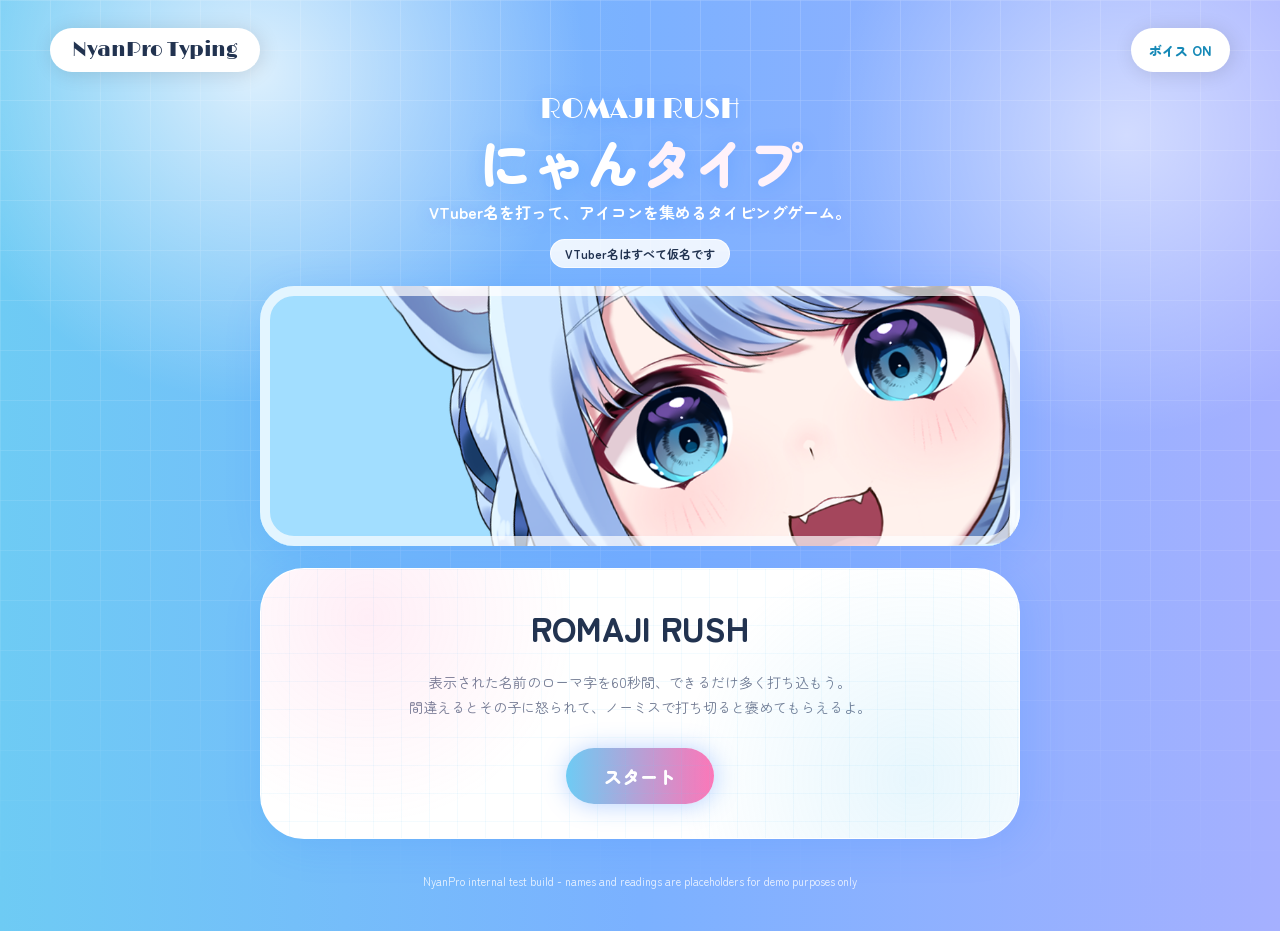
<file: index.html>
<!DOCTYPE html>
<html lang="ja">
<head>
<meta charset="UTF-8">
<meta name="viewport" content="width=device-width, initial-scale=1.0">
<title>にゃんタイプ(仮) - VTuberタイピングゲーム テスト版</title>
<link rel="preconnect" href="https://fonts.googleapis.com">
<link rel="preconnect" href="https://fonts.gstatic.com" crossorigin>
<link href="https://fonts.googleapis.com/css2?family=Limelight&family=LINE+Seed+JP:wght@800&family=Zen+Maru+Gothic:wght@400;500;700;900&display=swap" rel="stylesheet">
<link rel="stylesheet" href="css/style.css?v=20260726-3">
</head>
<body>
<div class="background" aria-hidden="true">
  <div class="background-texture"></div>
</div>
<div class="wrap">
  <header class="site-header">
    <div class="site-brand">NyanPro Typing</div>
    <button class="voice-toggle on" id="voice-toggle-btn">ボイス ON</button>
  </header>

  <main class="hero-grid">
    <section class="play-column">
      <div class="hero-copy">
        <p class="eyebrow">ROMAJI RUSH</p>
        <h1>にゃん<span>タイプ</span></h1>
        <p>VTuber名を打って、アイコンを集めるタイピングゲーム。</p>
        <div class="badge-note">VTuber名はすべて仮名です</div>
      </div>

      <section class="main-visual" aria-label="にゃんタイプ メインビジュアル">
        <img src="img/main-icon.png?v=20260726-3" alt="にゃんタイプ メインビジュアル">
      </section>

      <div id="game-area"></div>
    </section>
  </main>

  <footer>NyanPro internal test build - names and readings are placeholders for demo purposes only</footer>
</div>

<script src="contents/game-content.js?v=20260726-3"></script>
<script src="js/app.js?v=20260726-3"></script>
</body>
</html>
</file>
<file: css/style.css>
:root{
  --color-text:#4c4c4c;
  --color-text-dark:#223350;
  --color-white:#ffffff;
  --color-soft:#f7fcff;
  --color-line:#d7ecfb;
  --color-blue:#6ecbf4;
  --color-blue-2:#7bb1ff;
  --color-lavender:#a5b0ff;
  --color-pink:#ff75b7;
  --color-pink-2:#ff9ed0;
  --color-yellow:#ffd166;
  --color-danger:#ff6b88;
  --gradient:linear-gradient(90deg,var(--color-blue) 0%,var(--color-blue-2) 50%,var(--color-lavender) 100%);
  --gradient-pink:linear-gradient(90deg,var(--color-blue) 0%,var(--color-pink) 100%);
  --shadow:5px 5px 40px rgba(45,126,255,.18);
  --font-en:"Limelight",cursive;
  --font-ja:"Zen Maru Gothic","Hiragino Kaku Gothic ProN","Yu Gothic",sans-serif;
}

*{box-sizing:border-box;}
html,body{
  margin:0;
  padding:0;
  color:var(--color-text);
  font-family:var(--font-ja);
  min-height:100vh;
  overflow-x:hidden;
}
body{
  background:var(--gradient);
}
img{max-width:100%;height:auto;display:block;}

.background{
  position:fixed;
  inset:0;
  z-index:-2;
  background:
    radial-gradient(circle at 20% 8%, rgba(255,255,255,.75), transparent 25%),
    radial-gradient(circle at 88% 15%, rgba(255,255,255,.55), transparent 22%),
    var(--gradient);
}
.background-texture{
  position:absolute;
  inset:0;
  opacity:.28;
  background-image:
    linear-gradient(rgba(255,255,255,.5) 1px, transparent 1px),
    linear-gradient(90deg, rgba(255,255,255,.5) 1px, transparent 1px);
  background-size:50px 50px;
  mask-image:linear-gradient(to bottom, #000 0%, rgba(0,0,0,.6) 72%, transparent 100%);
}

.wrap{
  width:min(1180px, calc(100% - 44px));
  margin:0 auto;
  padding:28px 0 42px;
}
.site-header{
  display:flex;
  align-items:center;
  justify-content:space-between;
  gap:16px;
  margin-bottom:24px;
}
.site-brand{
  display:inline-flex;
  align-items:center;
  min-height:44px;
  padding:0 22px;
  background:var(--color-white);
  border-radius:999px;
  box-shadow:2px 2px 20px rgba(0,0,0,.12);
  color:var(--color-text-dark);
  font-family:var(--font-en);
  font-size:20px;
  line-height:1;
}

.hero-grid{
  width:min(760px, 100%);
  margin:0 auto;
  display:block;
}
.main-visual{
  position:relative;
  overflow:hidden;
  /* width:min(420px, 100%); */
  height:260px;
  margin:0 auto 22px;
  border-radius:34px;
  background:var(--color-white);
  box-shadow:var(--shadow);
}
.main-visual::after{
  content:"";
  position:absolute;
  inset:0;
  border:10px solid rgba(255,255,255,.7);
  border-radius:inherit;
  pointer-events:none;
}
.main-visual img{
  width:100%;
  height:100%;
  object-fit:cover;
  object-position:center 100%;
}
body[data-game-screen="playing"] .main-visual,
body[data-game-screen="result"] .main-visual{
  display:none;
}
body[data-game-screen="playing"] .hero-copy .eyebrow,
body[data-game-screen="playing"] .hero-copy p,
body[data-game-screen="playing"] .badge-note,
body[data-game-screen="result"] .hero-copy .eyebrow,
body[data-game-screen="result"] .hero-copy p,
body[data-game-screen="result"] .badge-note{
  display:none;
}
body[data-game-screen="playing"] .hero-copy,
body[data-game-screen="result"] .hero-copy{
  margin-bottom:12px;
}
body[data-game-screen="playing"] .hero-copy h1,
body[data-game-screen="result"] .hero-copy h1{
  font-size:32px;
}
body[data-game-screen="playing"] #game-area,
body[data-game-screen="result"] #game-area{
  margin-top:24px;
}
.play-column{
  width:100%;
  margin:0 auto;
  min-width:0;
}
.hero-copy{
  margin:0 0 18px;
  text-align:center;
  color:var(--color-white);
  text-shadow:0 2px 18px rgba(45,126,255,.25);
}
.eyebrow{
  margin:0 0 8px;
  font-family:var(--font-en);
  font-size:28px;
  line-height:1;
  color:var(--color-white);
}
.hero-copy h1{
  margin:0;
  font-size:54px;
  line-height:1.1;
  font-weight:900;
  letter-spacing:0;
}
.hero-copy h1 span{color:#fff2fa;}
.hero-copy p:not(.eyebrow){
  margin:8px 0 0;
  font-size:16px;
  line-height:1.7;
  font-weight:700;
}
.badge-note{
  display:inline-block;
  margin-top:12px;
  font-size:12px;
  font-weight:700;
  color:var(--color-text-dark);
  background:rgba(255,255,255,.86);
  border:1px solid rgba(255,255,255,.9);
  padding:5px 14px;
  border-radius:999px;
  text-shadow:none;
}

.voice-toggle{
  min-height:44px;
  padding:0 18px;
  border:none;
  border-radius:999px;
  background:var(--color-white);
  color:var(--color-text-dark);
  box-shadow:2px 2px 20px rgba(0,0,0,.12);
  font-family:var(--font-ja);
  font-size:13px;
  font-weight:900;
  cursor:pointer;
}
.voice-toggle.on{color:#1689b7;}
.voice-toggle.off{color:#8b8b8b;}

.hud{
  display:flex;
  gap:10px;
  margin-bottom:14px;
}
.hud-card{
  flex:1;
  min-width:0;
  background:rgba(255,255,255,.94);
  border:1px solid var(--color-line);
  border-radius:18px;
  padding:12px 14px;
  text-align:center;
  box-shadow:1px 1px 16px rgba(45,126,255,.12);
}
.hud-card .label{font-size:11px;color:#7e8aa1;margin-bottom:2px;font-weight:700;}
.hud-card .value{
  font-family:"LINE Seed JP",var(--font-ja);
  font-weight:800;
  font-size:24px;
  line-height:1.15;
  color:var(--color-text-dark);
}
.hud-card.time .value{color:#00aeee;}
.hud-card.score .value{color:var(--color-pink);}
.hud-card.combo .value{color:#f0aa25;}

.timebar-outer{
  height:10px;
  background:rgba(255,255,255,.72);
  border-radius:999px;
  overflow:hidden;
  margin-bottom:14px;
  border:1px solid rgba(255,255,255,.9);
  box-shadow:1px 1px 14px rgba(45,126,255,.12);
}
.timebar-inner{
  height:100%;
  width:100%;
  background:var(--gradient-pink);
  transition:width .25s linear;
}

.stage{
  position:relative;
  background:var(--color-white);
  border:1px solid rgba(255,255,255,.9);
  border-radius:44px;
  padding:34px 30px;
  min-height:260px;
  display:flex;
  flex-direction:column;
  align-items:center;
  justify-content:center;
  text-align:center;
  overflow:hidden;
  box-shadow:var(--shadow);
}
.stage::before{
  content:"";
  position:absolute;
  inset:0;
  background:
    radial-gradient(circle at 14% 18%, rgba(255,117,183,.12), transparent 30%),
    radial-gradient(circle at 86% 78%, rgba(110,203,244,.16), transparent 34%),
    linear-gradient(rgba(110,203,244,.08) 1px, transparent 1px),
    linear-gradient(90deg, rgba(110,203,244,.08) 1px, transparent 1px);
  background-size:auto, auto, 28px 28px, 28px 28px;
  pointer-events:none;
}
.plate{
  width:46px;
  height:46px;
  border-radius:50%;
  background:linear-gradient(180deg,#fff,#eaf7ff);
  margin-bottom:14px;
  display:flex;
  align-items:center;
  justify-content:center;
  box-shadow:1px 1px 16px rgba(45,126,255,.18);
  position:relative;
  z-index:1;
}
.plate-img{
  width:28px;
  height:28px;
  display:block;
}
.kanji{
  font-weight:900;
  font-size:34px;
  margin-bottom:4px;
  color:var(--color-text-dark);
  position:relative;
  z-index:1;
}
.kana{
  font-size:14px;
  color:#7e8aa1;
  margin-bottom:18px;
  position:relative;
  z-index:1;
}
.romaji{
  font-family:"Consolas","Menlo",monospace;
  font-size:30px;
  letter-spacing:1px;
  color:var(--color-text-dark);
  position:relative;
  z-index:1;
}
.romaji .done{color:#00aeee;}
.romaji .rest{color:#9ba8bd;}
.romaji.shake{animation:shake .25s;}
@keyframes shake{
  0%,100%{transform:translateX(0);}
  25%{transform:translateX(-6px);}
  75%{transform:translateX(6px);}
}

.hint{
  margin-top:16px;
  font-size:12px;
  color:#7e8aa1;
  position:relative;
  z-index:1;
}
.voice-bubble{
  margin-top:14px;
  min-height:20px;
  font-size:13px;
  font-weight:700;
  color:var(--color-pink);
  opacity:0;
  transform:translateY(4px);
  transition:opacity .15s ease, transform .15s ease;
  position:relative;
  z-index:1;
}
.voice-bubble.show{
  opacity:1;
  transform:translateY(0);
}

.get-effect{
  position:absolute;
  left:50%;
  top:4px;
  transform:translate(-50%,-50%) scale(0);
  z-index:5;
  display:flex;
  flex-direction:column;
  align-items:center;
  gap:6px;
  opacity:0;
  pointer-events:none;
}
.get-effect.show{animation:getpop .9s ease forwards;}
@keyframes getpop{
  0%{transform:translate(-50%,-35%) scale(0); opacity:0;}
  15%{transform:translate(-50%,0) scale(1.05); opacity:1;}
  30%{transform:translate(-50%,0) scale(1); opacity:1;}
  70%{transform:translate(-50%,0) scale(1); opacity:1;}
  100%{transform:translate(-50%,-130%) scale(.35); opacity:0;}
}
.get-icon{
  width:58px;
  height:58px;
  border-radius:12px;
  overflow:hidden;
  background:#ffffff;
  box-shadow:1px 1px 20px rgba(45,126,255,.25);
}
.get-label{
  font-weight:900;
  font-size:13px;
  color:var(--color-white);
  background:var(--gradient-pink);
  padding:3px 14px;
  border-radius:999px;
}

.gallery{
  margin-top:18px;
}
.gallery .label{
  font-size:12px;
  color:rgba(255,255,255,.92);
  margin-bottom:8px;
  font-weight:700;
}
.stage .gallery .label,
.result-screen .gallery .label{
  color:#7e8aa1;
}
.empty-gallery{font-size:12px;color:#7e8aa1;}
.gallery-grid{
  display:flex;
  flex-wrap:wrap;
  gap:8px;
}
.gicon{
  width:36px;
  height:36px;
  border-radius:9px;
  overflow:hidden;
  background:#ffffff;
  border:2px solid rgba(255,255,255,.9);
  box-shadow:1px 1px 10px rgba(45,126,255,.2);
  animation:pop .3s ease;
}
.avatar-img{
  width:100%;
  height:100%;
  display:block;
  object-fit:contain;
}
@keyframes pop{
  0%{transform:scale(0);}
  70%{transform:scale(1.15);}
  100%{transform:scale(1);}
}

.start-screen,
.result-screen{
  text-align:center;
}
.start-screen p,
.result-screen p{
  color:#6f7890;
  font-size:14px;
  line-height:1.8;
}
button.primary{
  font-family:var(--font-ja);
  font-weight:900;
  font-size:18px;
  color:var(--color-white);
  background:var(--gradient-pink);
  border:none;
  padding:15px 38px;
  border-radius:999px;
  cursor:pointer;
  margin-top:14px;
  box-shadow:1px 1px 25px rgba(45,126,255,.35);
  transition:transform .2s ease, box-shadow .2s ease;
}
button.primary:hover{
  transform:scale(1.04);
  box-shadow:none;
}
button.primary:active{transform:scale(.97);}

.result-grid{
  display:flex;
  gap:10px;
  justify-content:center;
  margin:18px 0;
  flex-wrap:wrap;
}
.result-grid .hud-card{
  flex:0 0 130px;
  box-shadow:none;
}
.rank-badge{
  margin:2px 0 4px;
  font-size:12px;
  color:#7e8aa1;
}
.rank-badge .rank-title{
  display:block;
  margin-top:2px;
  font-family:"LINE Seed JP",var(--font-ja);
  font-weight:800;
  font-size:24px;
  background:var(--gradient-pink);
  -webkit-background-clip:text;
  -webkit-text-fill-color:transparent;
  background-clip:text;
}
footer{
  text-align:center;
  margin-top:34px;
  font-size:11px;
  color:var(--color-white);
  opacity:.86;
}

@media(max-width:900px){
  .wrap{
    width:min(calc(100% - 28px), 620px);
    padding-top:18px;
  }
  .site-header{
    margin-bottom:18px;
  }
  .site-brand{
    min-height:40px;
    padding:0 16px;
    font-size:16px;
  }
  .voice-toggle{
    min-height:40px;
    padding:0 14px;
  }
  .hero-grid{
    width:100%;
  }
  .main-visual{
    /* width:min(420px, 100%); */
    height:clamp(220px, 58vw, 320px);
    margin-bottom:18px;
  }
  .main-visual img{
    height:100%;
    object-position:center 100%;
  }
  .hero-copy{
    margin-bottom:14px;
  }
  .eyebrow{
    font-size:22px;
  }
  .hero-copy h1{
    font-size:42px;
  }
  .hero-copy p:not(.eyebrow){
    font-size:14px;
  }
  .stage{
    min-height:245px;
    border-radius:30px;
    padding:30px 18px;
  }
  .hud{
    gap:8px;
  }
  .hud-card{
    padding:10px 8px;
  }
  .hud-card .value{
    font-size:21px;
  }
  .kanji{
    font-size:30px;
  }
  .romaji{
    font-size:26px;
  }
}

@media(max-width:430px){
  .wrap{width:calc(100% - 20px);}
  .site-header{
    gap:10px;
  }
  .site-brand{
    font-size:14px;
  }
  .voice-toggle{
    font-size:12px;
  }
  .main-visual{
    height:250px;
  }
  .hero-copy h1{
    font-size:36px;
  }
  .hud-card .label{
    font-size:10px;
  }
  .hud-card .value{
    font-size:19px;
  }
  .result-grid .hud-card{
    flex:1 1 120px;
  }
}
</file>
